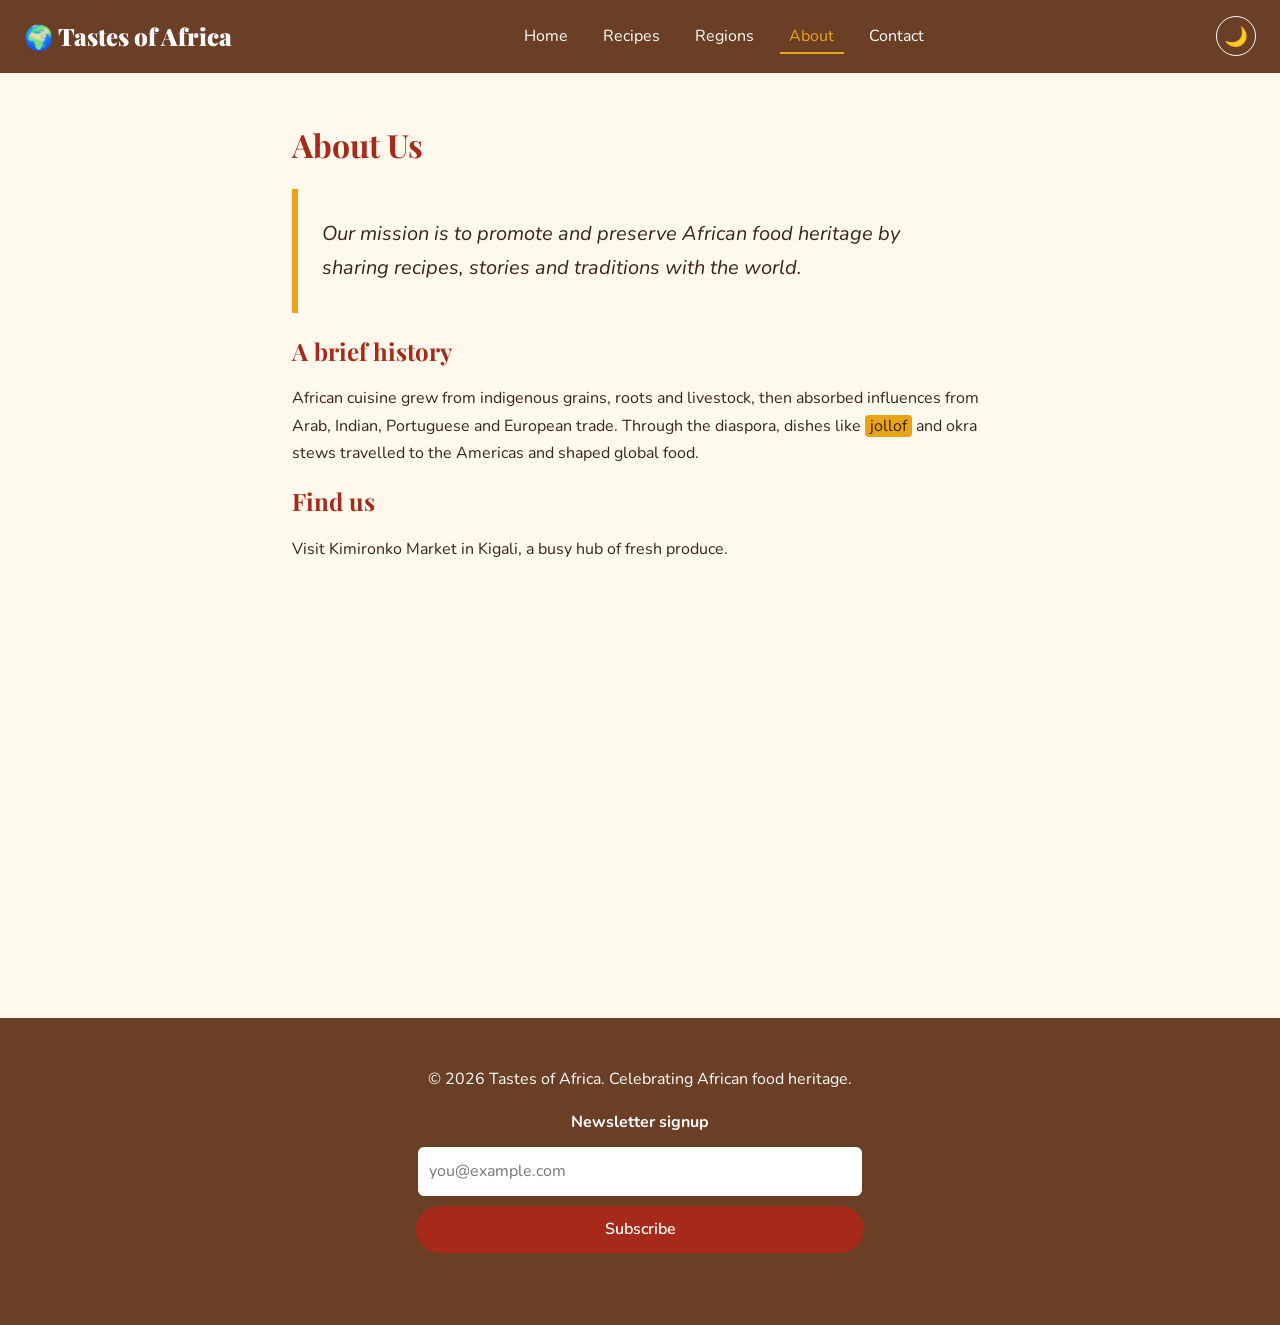
<file: about.html>
<!DOCTYPE html>
<html lang="en">
<head>
<meta charset="UTF-8">
<meta name="viewport" content="width=device-width, initial-scale=1">
<title>About Us | Tastes of Africa</title>
<link rel="preconnect" href="https://fonts.googleapis.com">
<link href="https://fonts.googleapis.com/css2?family=Playfair+Display:wght@700;900&family=Nunito:wght@400;600&display=swap" rel="stylesheet">
<link rel="stylesheet" href="styles.css">
</head>
<body>
<header class="site-header">
  <a class="logo" href="index.html">🌍 Tastes of Africa</a>
  <nav aria-label="Main navigation"><ul>
    <li><a href="index.html">Home</a></li>
    <li><a href="recipes.html">Recipes</a></li>
    <li><a href="regions.html">Regions</a></li>
    <li><a href="about.html" aria-current="page">About</a></li>
    <li><a href="contact.html">Contact</a></li>
  </ul></nav>
  <button id="theme-toggle" type="button" aria-label="Toggle dark mode">🌙</button>
</header>

<main class="wrap narrow">
  <h1>About Us</h1>
  <blockquote class="mission">
    <p>Our mission is to promote and preserve African food heritage by sharing recipes, stories and traditions with the world.</p>
  </blockquote>
  <h2>A brief history</h2>
  <p>African cuisine grew from indigenous grains, roots and livestock, then absorbed influences from Arab, Indian, Portuguese and European trade. Through the diaspora, dishes like <mark>jollof</mark> and okra stews travelled to the Americas and shaped global food.</p>
  <h2>Find us</h2>
  <p>Visit Kimironko Market in Kigali, a busy hub of fresh produce.</p>
  <div class="video"><iframe src="https://www.google.com/maps?q=Kimironko+Market+Kigali&output=embed" title="Map of Kimironko Market, Kigali" loading="lazy"></iframe></div>
</main>

<footer class="site-footer">
  <p>&copy; 2026 Tastes of Africa. Celebrating African food heritage.</p>
  <form id="newsletter-form" class="newsletter">
    <label for="news-email">Newsletter signup</label>
    <input type="email" id="news-email" placeholder="you@example.com" required>
    <button type="submit">Subscribe</button>
    <p id="news-msg" role="status"></p>
  </form>
</footer>
<script src="script.js"></script>
</body>
</html>
</file>
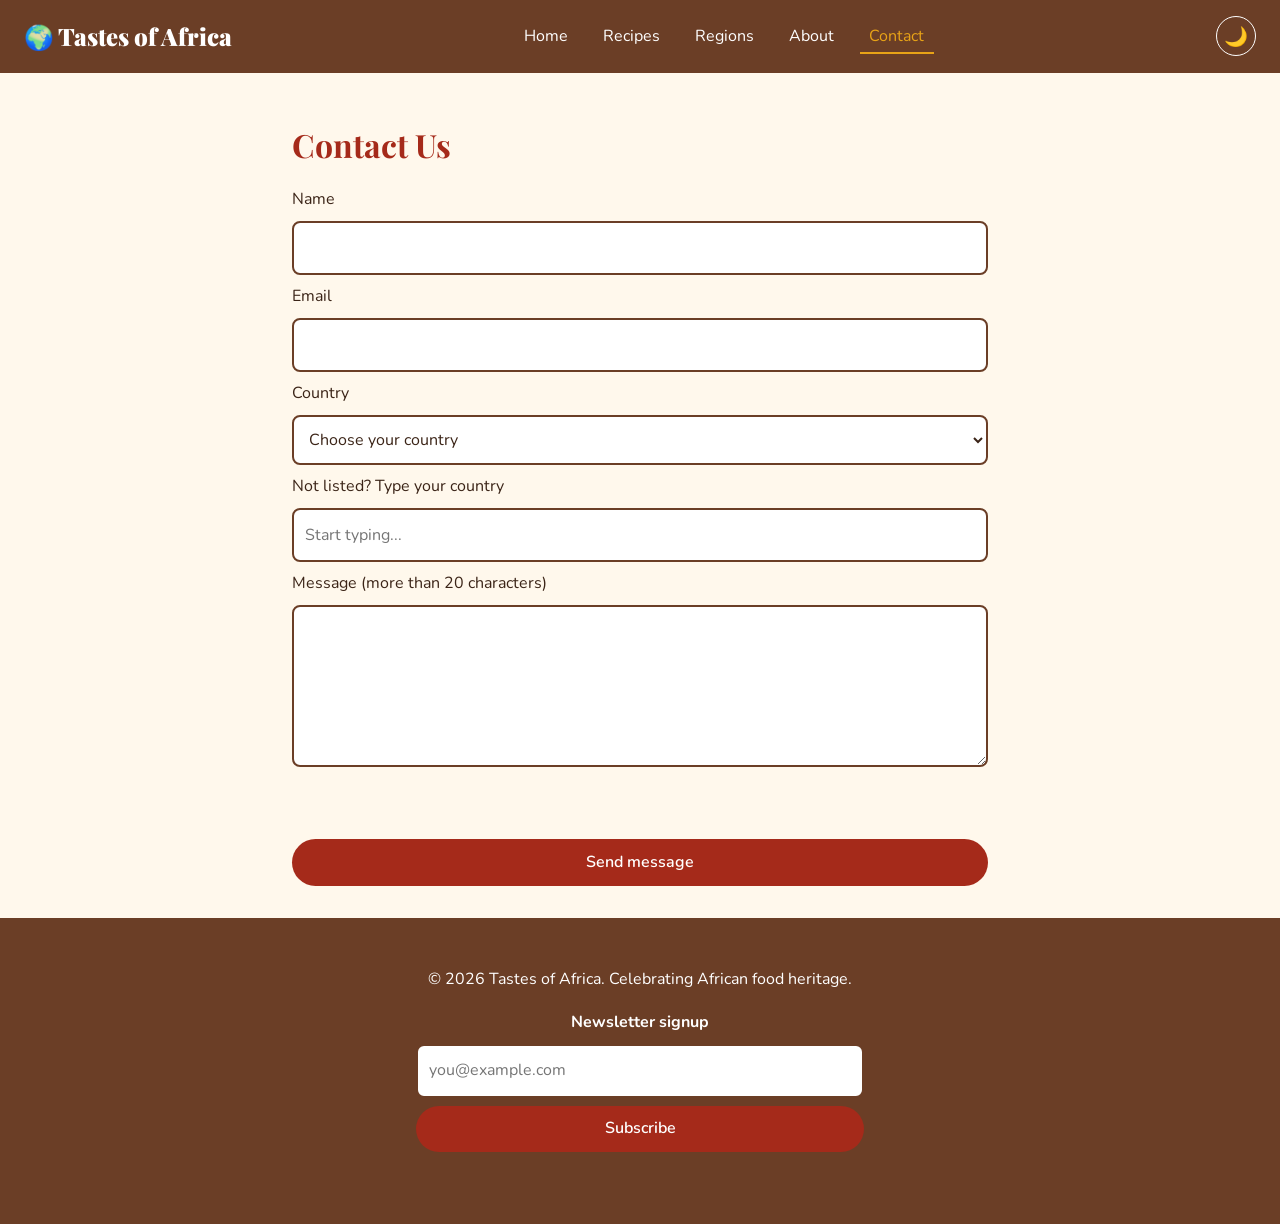
<file: contact.html>
<!DOCTYPE html>
<html lang="en">
<head>
<meta charset="UTF-8">
<meta name="viewport" content="width=device-width, initial-scale=1">
<title>Contact | Tastes of Africa</title>
<link rel="preconnect" href="https://fonts.googleapis.com">
<link href="https://fonts.googleapis.com/css2?family=Playfair+Display:wght@700;900&family=Nunito:wght@400;600&display=swap" rel="stylesheet">
<link rel="stylesheet" href="styles.css">
</head>
<body>
<header class="site-header">
  <a class="logo" href="index.html">🌍 Tastes of Africa</a>
  <nav aria-label="Main navigation"><ul>
    <li><a href="index.html">Home</a></li>
    <li><a href="recipes.html">Recipes</a></li>
    <li><a href="regions.html">Regions</a></li>
    <li><a href="about.html">About</a></li>
    <li><a href="contact.html" aria-current="page">Contact</a></li>
  </ul></nav>
  <button id="theme-toggle" type="button" aria-label="Toggle dark mode">🌙</button>
</header>

<main class="wrap narrow">
  <h1>Contact Us</h1>
  <form id="contact-form" novalidate>
    <label for="name">Name</label>
    <input type="text" id="name" name="name" required>

    <label for="email">Email</label>
    <input type="email" id="email" name="email" required>

        <label for="country">Country</label>
    <select id="country" name="country">
      <option value="">Choose your country</option>
      <option>Rwanda</option>
      <option>Nigeria</option>
      <option>Ghana</option>
      <option>Kenya</option>
      <option>Ethiopia</option>
      <option>Morocco</option>
      <option>South Africa</option>
      <option>Other</option>
    </select>

    <label for="other-country">Not listed? Type your country</label>
    <input list="more-countries" id="other-country" name="other-country" placeholder="Start typing...">
    <datalist id="more-countries">
      <option value="Egypt"><option value="Tanzania"><option value="Uganda">
      <option value="Senegal"><option value="Tunisia"><option value="Algeria">
      <option value="United States"><option value="United Kingdom"><option value="Canada">
    </datalist>

    <label for="message">Message (more than 20 characters)</label>
    <textarea id="message" name="message" rows="5" required></textarea>

    <p id="form-error" class="error" role="alert"></p>
    <button type="submit">Send message</button>
  </form>
  <div id="confirmation" class="card pad hidden" role="status"></div>
</main>

<footer class="site-footer">
  <p>&copy; 2026 Tastes of Africa. Celebrating African food heritage.</p>
  <form id="newsletter-form" class="newsletter">
    <label for="news-email">Newsletter signup</label>
    <input type="email" id="news-email" placeholder="you@example.com" required>
    <button type="submit">Subscribe</button>
    <p id="news-msg" role="status"></p>
  </form>
</footer>
<script src="script.js"></script>
</body>
</html>
</file>
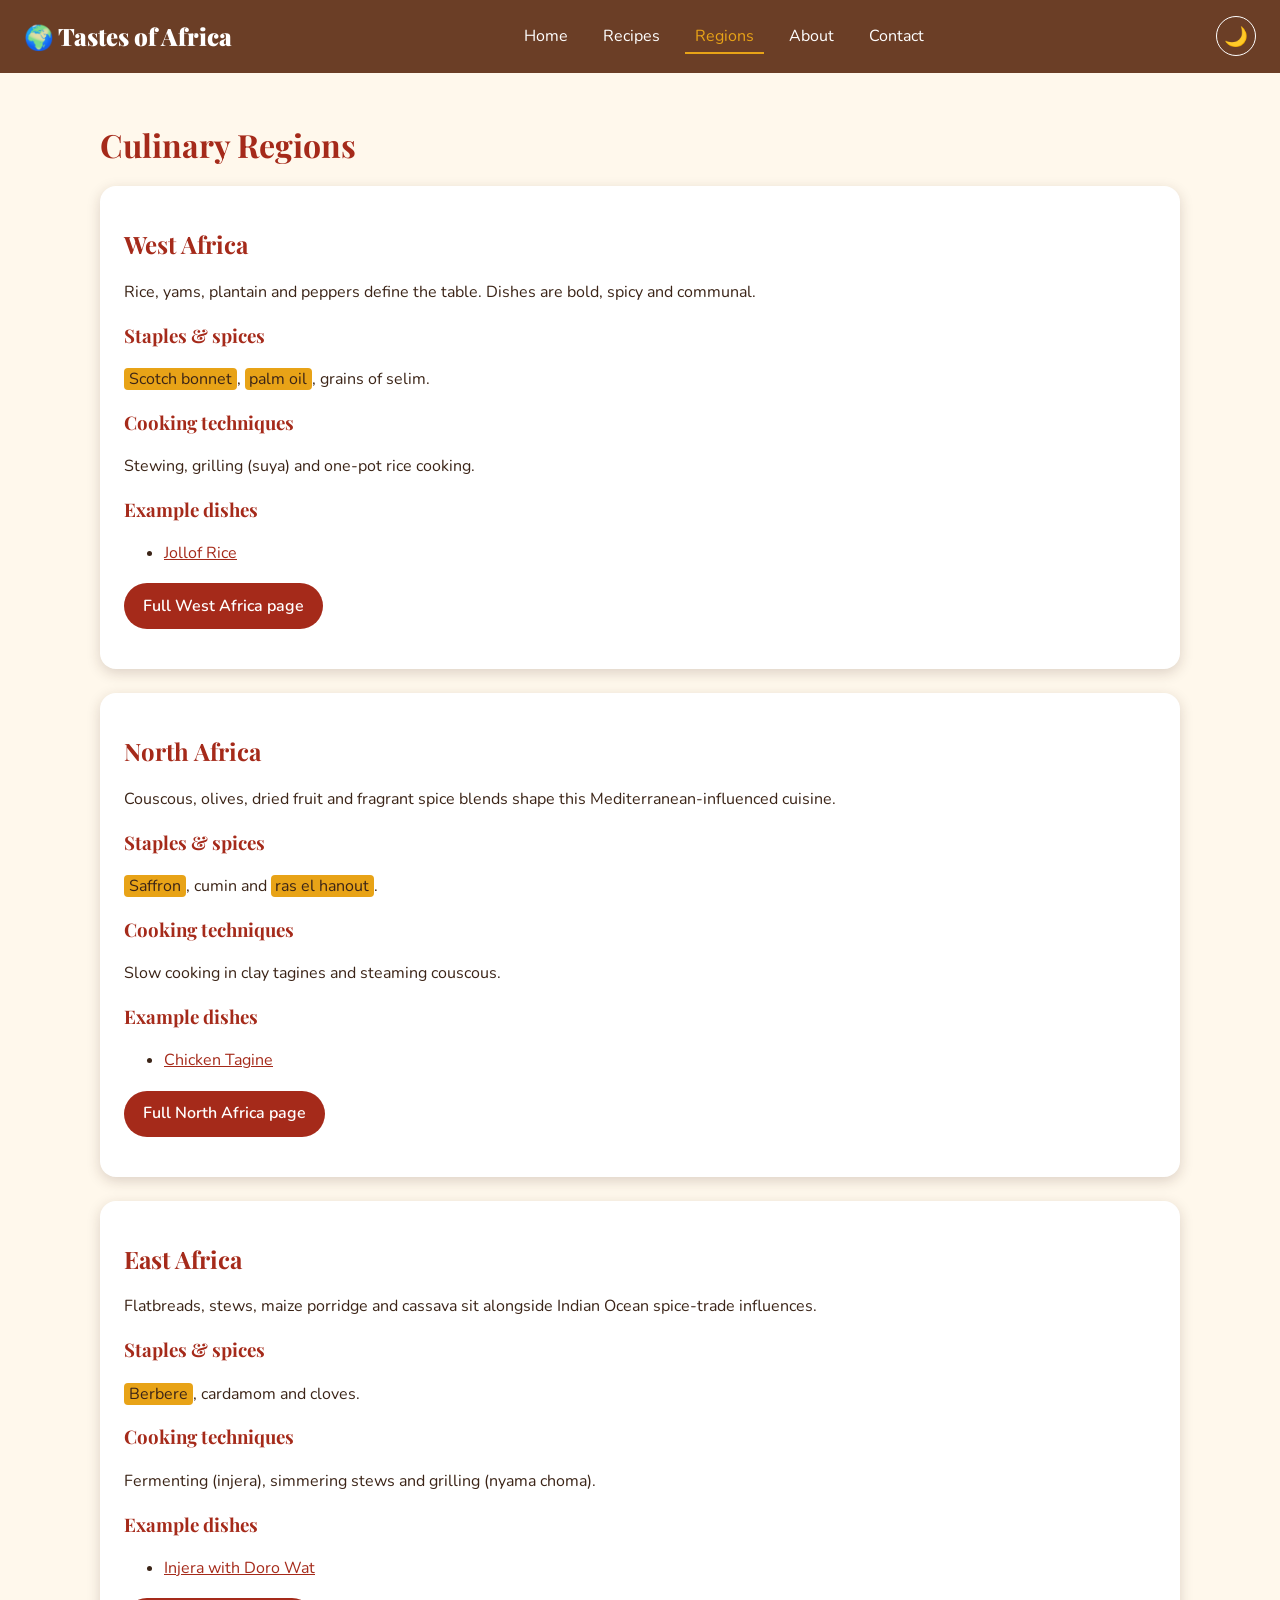
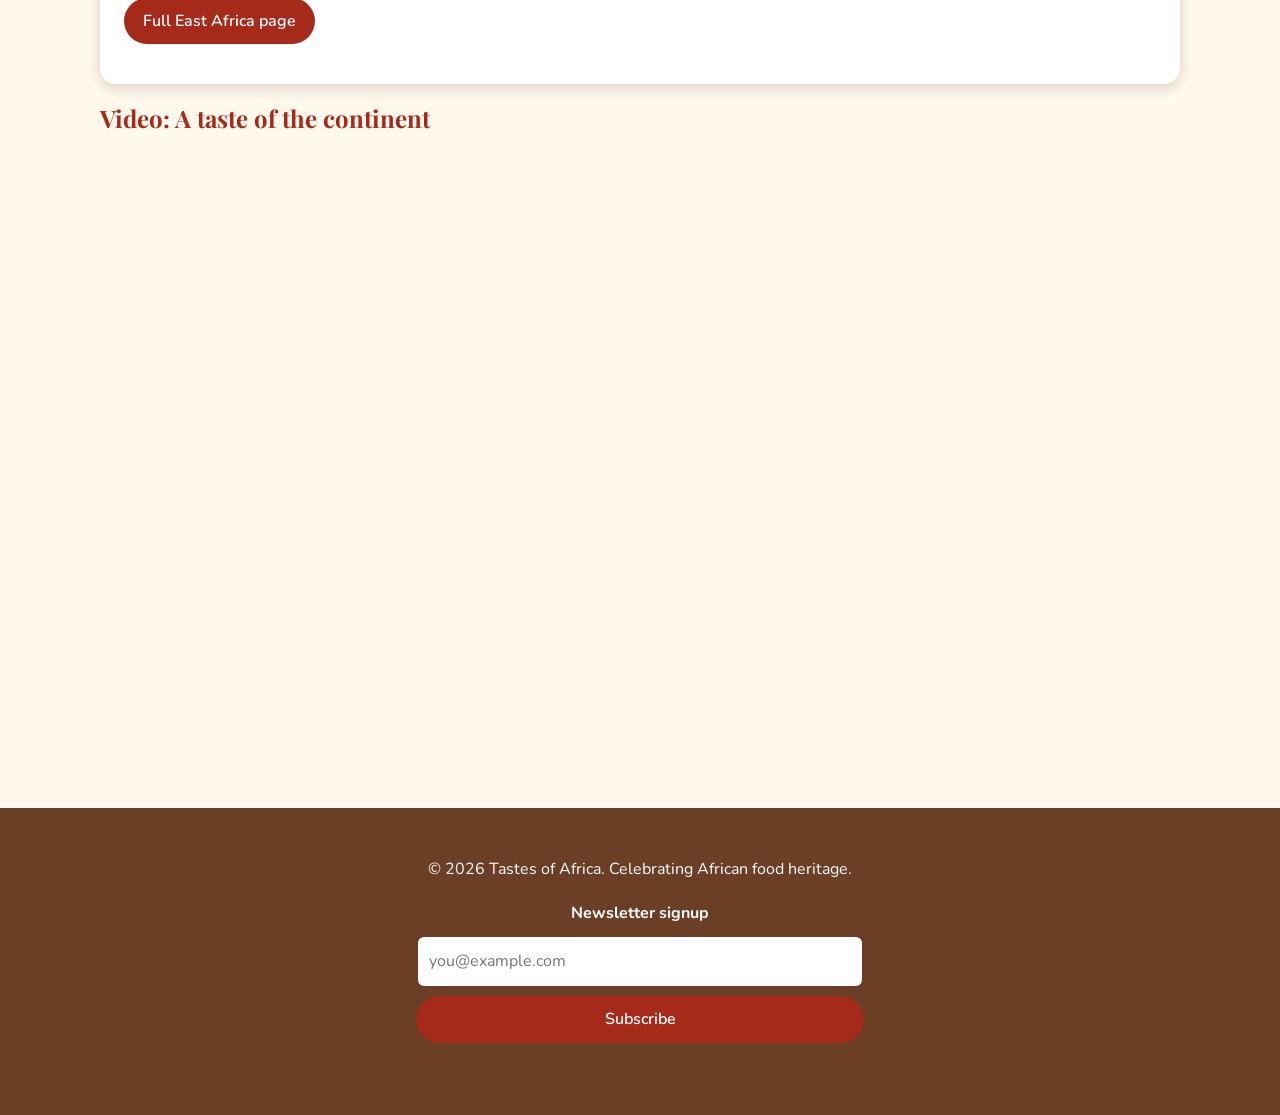
<file: regions.html>
<!DOCTYPE html>
<html lang="en">
<head>
<meta charset="UTF-8">
<meta name="viewport" content="width=device-width, initial-scale=1">
<title>Culinary Regions | Tastes of Africa</title>
<link rel="preconnect" href="https://fonts.googleapis.com">
<link href="https://fonts.googleapis.com/css2?family=Playfair+Display:wght@700;900&family=Nunito:wght@400;600&display=swap" rel="stylesheet">
<link rel="stylesheet" href="styles.css">
</head>
<body>
<header class="site-header">
  <a class="logo" href="index.html">🌍 Tastes of Africa</a>
  <nav aria-label="Main navigation"><ul>
    <li><a href="index.html">Home</a></li>
    <li><a href="recipes.html">Recipes</a></li>
    <li><a href="regions.html" aria-current="page">Regions</a></li>
    <li><a href="about.html">About</a></li>
    <li><a href="contact.html">Contact</a></li>
  </ul></nav>
  <button id="theme-toggle" type="button" aria-label="Toggle dark mode">🌙</button>
</header>

<main class="wrap">
  <h1>Culinary Regions</h1>
  <div class="stack">

    <article class="card pad" id="west-africa">
      <h2>West Africa</h2>
      <p>Rice, yams, plantain and peppers define the table. Dishes are bold, spicy and communal.</p>
      <h3>Staples &amp; spices</h3>
      <p><mark>Scotch bonnet</mark>, <mark>palm oil</mark>, grains of selim.</p>
      <h3>Cooking techniques</h3>
      <p>Stewing, grilling (suya) and one-pot rice cooking.</p>
      <h3>Example dishes</h3>
      <ul><li><a href="jollof.html">Jollof Rice</a></li></ul>
      <p><a class="btn" href="west-africa.html">Full West Africa page</a></p>
    </article>

    <article class="card pad" id="north-africa">
      <h2>North Africa</h2>
      <p>Couscous, olives, dried fruit and fragrant spice blends shape this Mediterranean-influenced cuisine.</p>
      <h3>Staples &amp; spices</h3>
      <p><mark>Saffron</mark>, cumin and <mark>ras el hanout</mark>.</p>
      <h3>Cooking techniques</h3>
      <p>Slow cooking in clay tagines and steaming couscous.</p>
      <h3>Example dishes</h3>
      <ul><li><a href="tagine.html">Chicken Tagine</a></li></ul>
      <p><a class="btn" href="north-africa.html">Full North Africa page</a></p>
    </article>

    <article class="card pad" id="east-africa">
      <h2>East Africa</h2>
      <p>Flatbreads, stews, maize porridge and cassava sit alongside Indian Ocean spice-trade influences.</p>
      <h3>Staples &amp; spices</h3>
      <p><mark>Berbere</mark>, cardamom and cloves.</p>
      <h3>Cooking techniques</h3>
      <p>Fermenting (injera), simmering stews and grilling (nyama choma).</p>
      <h3>Example dishes</h3>
      <ul><li><a href="injera.html">Injera with Doro Wat</a></li></ul>
      <p><a class="btn" href="east-africa.html">Full East Africa page</a></p>
    </article>

  </div>
  <h2>Video: A taste of the continent</h2>
  <div class="video"><iframe class="yt" title="African regional cuisine" allowfullscreen loading="lazy"></iframe></div>
</main>

<footer class="site-footer">
  <p>&copy; 2026 Tastes of Africa. Celebrating African food heritage.</p>
  <form id="newsletter-form" class="newsletter">
    <label for="news-email">Newsletter signup</label>
    <input type="email" id="news-email" placeholder="you@example.com" required>
    <button type="submit">Subscribe</button>
    <p id="news-msg" role="status"></p>
  </form>
</footer>
<script src="script.js"></script>
</body>
</html>
</file>
<file: styles.css>
/* ===== Tastes of Africa styles ===== */
:root{--bg:#fff8ec;--card:#fff;--text:#3b2417;--red:#a52a1a;--yellow:#e8a317;--brown:#6b3e26;--shadow:0 4px 14px rgba(59,36,23,.18)}
[data-theme="dark"]{--bg:#1f1510;--card:#2d1f17;--text:#f6e6d0;--red:#e0553f;--yellow:#f2b632;--brown:#d9a679}
*{box-sizing:border-box}
html{font-size:100%}
body{margin:0;font-family:'Nunito',sans-serif;line-height:1.7;background:var(--bg);color:var(--text)}
h1,h2,h3{font-family:'Playfair Display',serif;line-height:1.2;color:var(--red)}
img{max-width:100%;height:auto;border-radius:.5rem}
a{color:var(--red)}
.wrap{max-width:70rem;margin:0 auto;padding:2rem 1.25rem}
.narrow{max-width:46rem}

/* navigation */
.site-header{display:flex;flex-wrap:wrap;align-items:center;justify-content:space-between;gap:1rem;padding:1rem 1.5rem;background:var(--brown);position:sticky;top:0;z-index:10}
.logo{font-family:'Playfair Display',serif;font-size:1.5rem;color:#fff;text-decoration:none;font-weight:900}
nav ul{display:flex;flex-wrap:wrap;gap:1rem;list-style:none;margin:0;padding:0}
nav a{color:#fff;text-decoration:none;padding:.3rem .6rem;border-bottom:2px solid transparent;transition:.2s}
nav a:hover,nav a[aria-current]{color:var(--yellow);border-bottom-color:var(--yellow)}
#theme-toggle{background:none;border:1px solid #fff;border-radius:50%;font-size:1.2rem;cursor:pointer;width:2.5rem;height:2.5rem}

/* hero */
.hero{min-height:70vh;display:grid;place-items:center;text-align:center;background:linear-gradient(rgba(60,20,5,.55),rgba(60,20,5,.55)),url('https://loremflickr.com/1600/900/african,food') center/cover}
.overlay{color:#fff;padding:2rem;max-width:40rem}
.overlay h1{color:var(--yellow);font-size:clamp(2.5rem,8vw,4.5rem);margin:0}

/* components */
mark{background:var(--yellow);color:#3b2417;padding:0 .3rem;border-radius:.25rem}
.grid{display:grid;grid-template-columns:repeat(auto-fit,minmax(16rem,1fr));gap:1.5rem}
.card{background:var(--card);border-radius:1rem;box-shadow:var(--shadow);overflow:hidden;margin:0;animation:fade .6s ease both}
.pad{padding:1.5rem}
figcaption{padding:1rem 1.25rem 1.5rem}
.btn,button[type=submit]{display:inline-block;background:var(--red);color:#fff;border:0;padding:.6rem 1.2rem;border-radius:2rem;text-decoration:none;font:inherit;font-weight:600;cursor:pointer;transition:.2s}
.btn:hover,button[type=submit]:hover{background:var(--yellow);color:#3b2417}
.pills{display:flex;flex-wrap:wrap;gap:1rem;list-style:none;padding:0}
.pills a{display:block;padding:.7rem 1.5rem;background:var(--yellow);color:#3b2417;border-radius:2rem;text-decoration:none;font-weight:600}
.stack{display:grid;gap:1.5rem}
.video{position:relative;aspect-ratio:16/9;margin:1rem 0}
.video iframe{position:absolute;inset:0;width:100%;height:100%;border:0;border-radius:.5rem}
.mission{border-left:.4rem solid var(--yellow);padding:.5rem 1.5rem;font-size:1.25rem;font-style:italic;margin:1.5rem 0}

/* recipes */
.recipes{display:grid;gap:2rem}
.filters{display:flex;flex-wrap:wrap;gap:.6rem;margin:1rem 0 2rem}
.filter-btn,.fav-btn{background:var(--card);color:var(--text);border:2px solid var(--red);border-radius:2rem;padding:.4rem 1rem;font:inherit;cursor:pointer}
.filter-btn.active,.fav-btn.active{background:var(--red);color:#fff}
.hidden{display:none!important}
details{background:rgba(232,163,23,.15);padding:.75rem 1rem;border-radius:.5rem;margin:1rem 0}
summary{cursor:pointer;font-weight:700}
table{border-collapse:collapse;width:100%}
th,td{border:1px solid var(--brown);padding:.5rem;text-align:center}
th{background:var(--brown);color:#fff}
.servings{width:4.5rem;padding:.3rem}

/* forms */
form{display:grid;gap:.5rem}
input,textarea,select{width:100%;padding:.7rem;border:2px solid var(--brown);border-radius:.5rem;font:inherit;background:var(--card);color:var(--text);transition:.2s}
input:focus,textarea:focus{outline:none;border-color:var(--yellow);box-shadow:0 0 0 .25rem rgba(232,163,23,.45)}
.error{color:var(--red);font-weight:700;min-height:1.5rem}

/* footer */
.site-footer{background:var(--brown);color:#fff;text-align:center;padding:2rem 1rem}
.newsletter{max-width:28rem;margin:1rem auto 0}
.newsletter label{font-weight:700}

@keyframes fade{from{opacity:0;transform:translateY(1rem)}to{opacity:1;transform:none}}
@media(max-width:40rem){.site-header{flex-direction:column}}
html{scroll-padding-top:5rem}
/* Sound toggle button */
#sound-btn{position:absolute;bottom:1.25rem;right:1.25rem;z-index:3;background:rgba(0,0,0,.6);color:#fff;border:2px solid #fff;border-radius:2rem;padding:.5rem 1rem;font:inherit;cursor:pointer}
#sound-btn:hover{background:var(--red)}
/* ===== Hero background video ===== */
.hero{position:relative;overflow:hidden;min-height:80vh;display:grid;place-items:center;text-align:center;background:#3b1f12 url('https://loremflickr.com/1600/900/african,food') center/cover}
.hero__media{position:absolute;inset:0;z-index:0;pointer-events:none}
.hero__media iframe{position:absolute;top:50%;left:50%;width:100vw;height:56.25vw;min-height:100%;min-width:177.78vh;transform:translate(-50%,-50%);border:0}
.hero__shade{position:absolute;inset:0;background:rgba(60,20,5,.55);z-index:1}
.overlay{position:relative;z-index:2}
.hero__controls{position:absolute;bottom:1rem;right:1rem;z-index:3;display:flex;gap:.5rem;flex-wrap:wrap}
.hero__controls[hidden]{display:none}
.hero__control{background:rgba(0,0,0,.6);color:#fff;border:2px solid #fff;border-radius:2rem;padding:.4rem 1rem;font:inherit;cursor:pointer}
.hero__control:hover,.hero__control:focus-visible{background:var(--red)}
</file>
